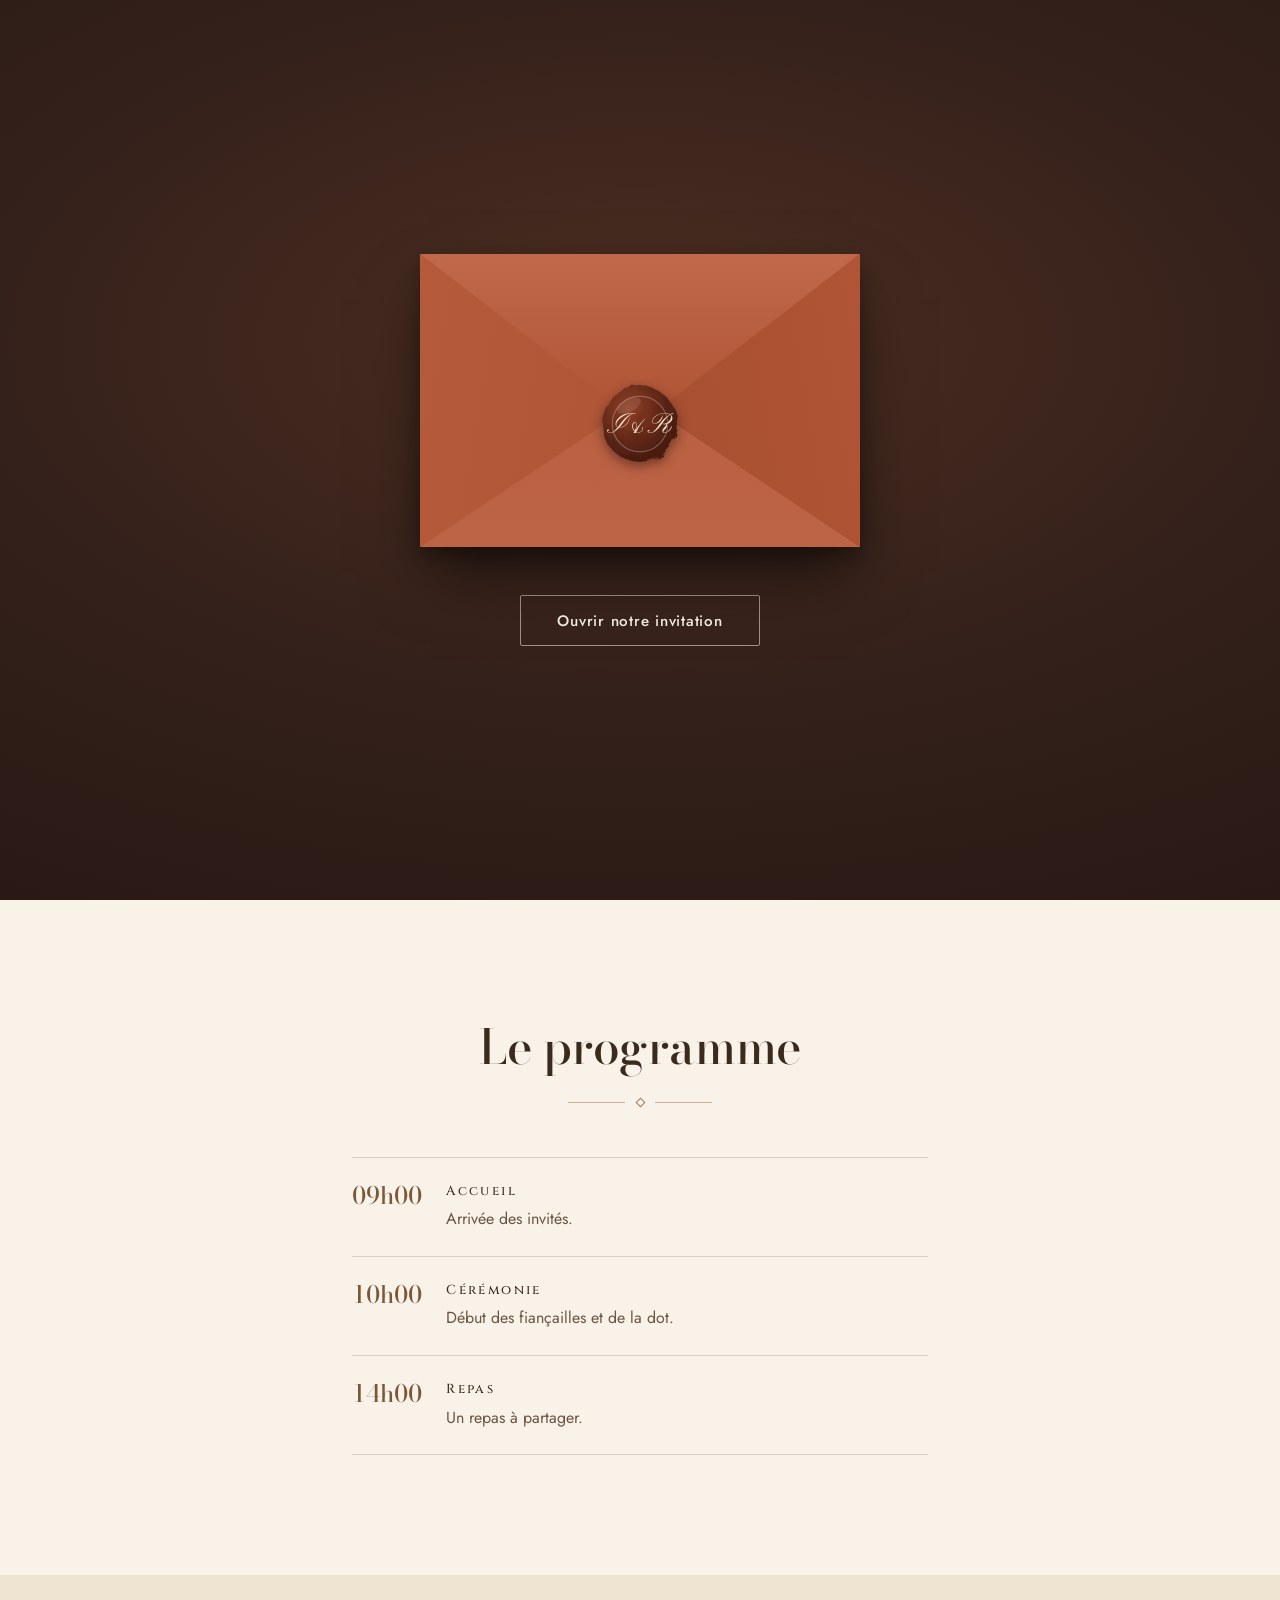
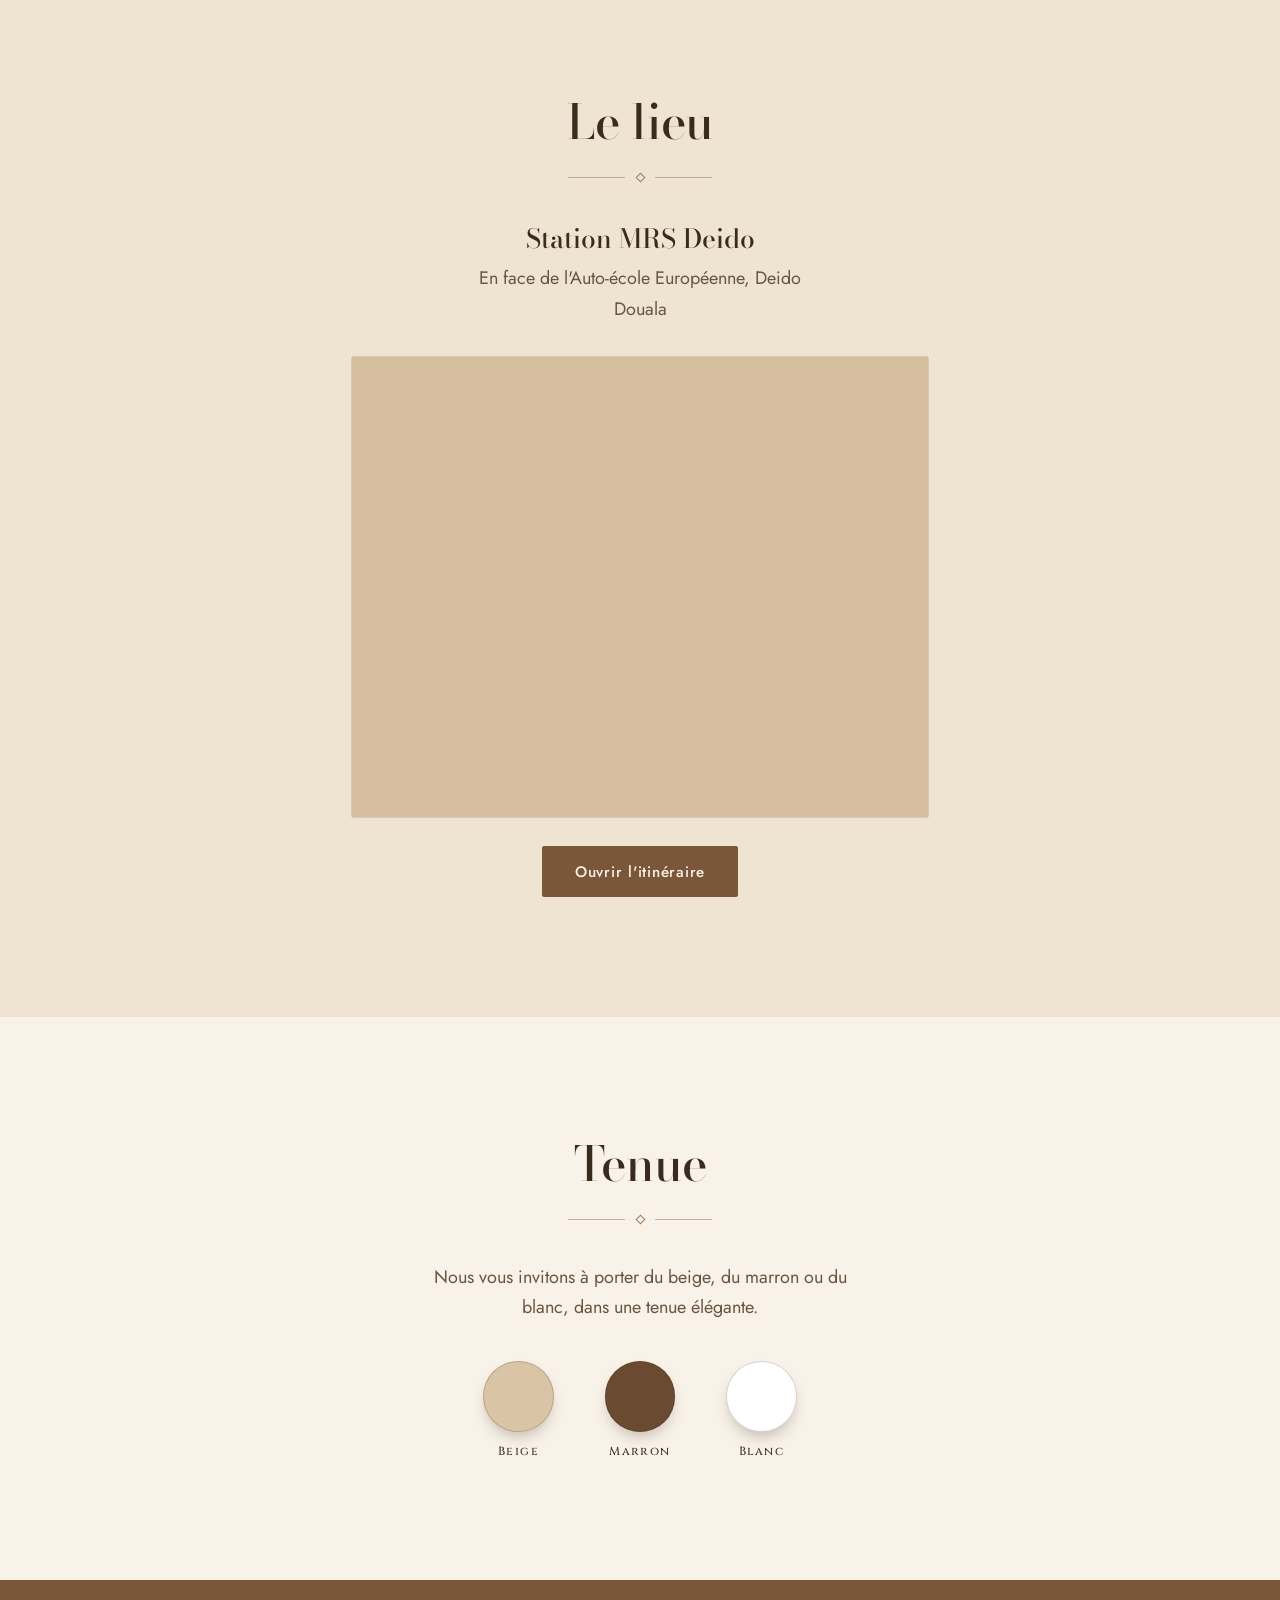
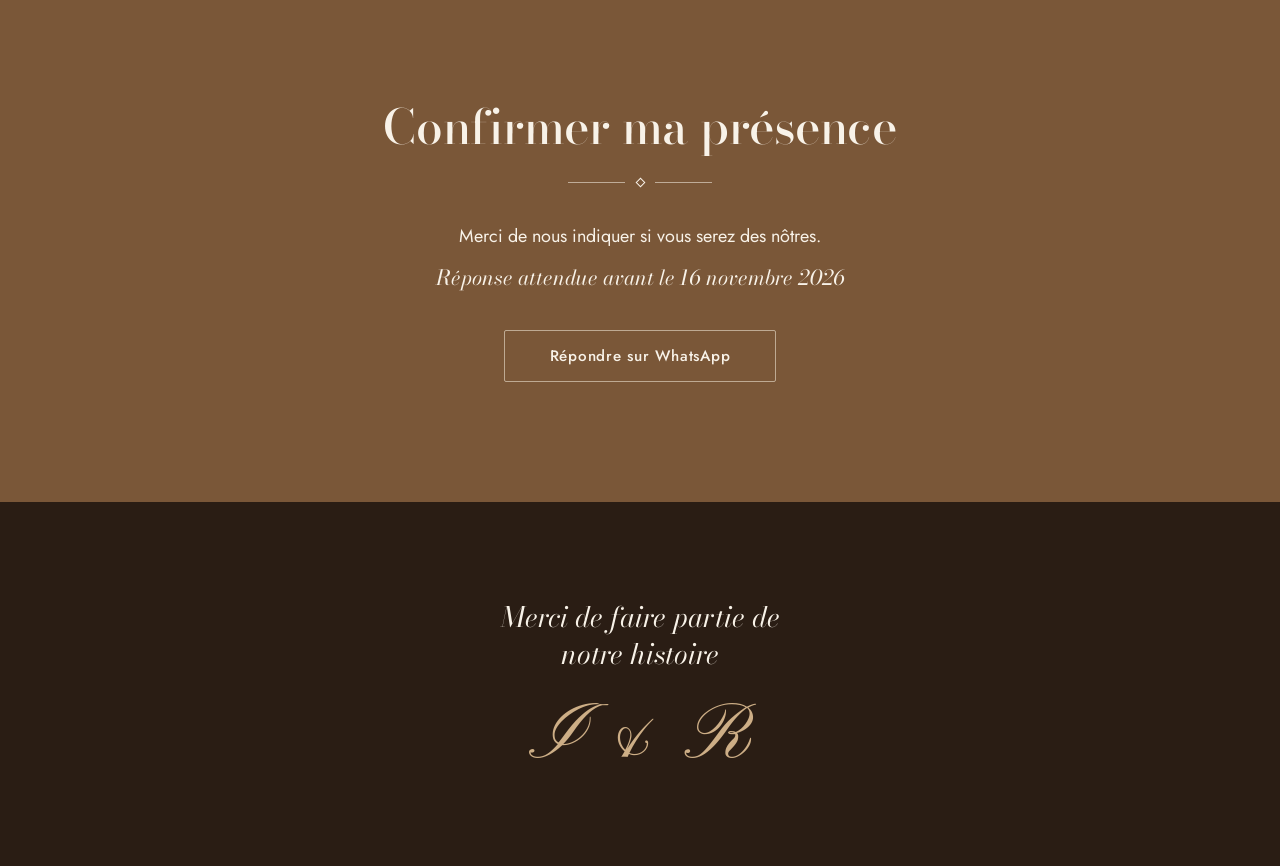
<file: index.html>
<!doctype html>
<html lang="fr">
<head>
  <meta charset="utf-8">
  <meta name="viewport" content="width=device-width, initial-scale=1, viewport-fit=cover">
  <title>Invitation d'Ingrid &amp; Rodrigue</title>
  <meta name="description" content="Vous êtes invités à nos fiançailles et à notre dot. Ouvrez l'enveloppe pour découvrir notre invitation.">
  <meta name="theme-color" content="#2A1D14">

  <!-- Aperçu quand le lien est partagé (WhatsApp, Messenger…).
       Après la mise en ligne, remplacez l'adresse de l'image par l'adresse complète,
       par exemple : https://votre-site.vercel.app/photos/hero.jpg -->
  <meta property="og:type" content="website">
  <meta property="og:title" content="Ingrid &amp; Rodrigue vous invitent">
  <meta property="og:description" content="Ouvrez l'enveloppe pour découvrir notre invitation.">
  <meta property="og:image" content="photos/hero.jpg">

  <link rel="preconnect" href="https://fonts.googleapis.com">
  <link rel="preconnect" href="https://fonts.gstatic.com" crossorigin>
  <link href="https://fonts.googleapis.com/css2?family=Bodoni+Moda:ital,opsz,wght@0,6..96,400..700;1,6..96,400..700&family=Cinzel:wght@400..600&family=Jost:wght@300..500&family=Pinyon+Script&display=swap" rel="stylesheet">
  <link rel="stylesheet" href="css/style.css">
  <script src="js/config.js"></script>
</head>
<body class="locked">

  <noscript>
    <style>.intro{display:none}body.locked{overflow:auto}</style>
    <p style="padding:2rem;font-family:sans-serif;color:#F6EEDF">Ce site d'invitation a besoin de JavaScript pour s'afficher.</p>
  </noscript>

  <!-- ===== L'enveloppe ===== -->
  <div class="intro" id="intro" role="dialog" aria-modal="true" aria-label="Invitation de mariage">
    <div class="intro-inner">
      <div class="env" id="env">
        <div class="env-back"></div>

        <div class="env-card">
          <p class="card-top" id="cardTop"></p>
          <p class="card-name" id="cardN1"></p>
          <p class="card-amp" aria-hidden="true">&amp;</p>
          <p class="card-name" id="cardN2"></p>
          <p class="card-date" id="cardDate"></p>
        </div>

        <div class="env-front env-left"></div>
        <div class="env-front env-right"></div>
        <div class="env-front env-bottom"></div>

        <div class="flap">
          <div class="flap-face flap-out"></div>
          <div class="flap-face flap-in"></div>
        </div>

        <div class="seal" aria-hidden="true">
          <svg viewBox="0 0 100 100">
            <defs>
              <radialGradient id="wax" cx="36%" cy="30%" r="80%">
                <stop offset="0" stop-color="#8F3F27"/>
                <stop offset=".55" stop-color="#5E2616"/>
                <stop offset="1" stop-color="#3E170D"/>
              </radialGradient>
              <filter id="rough" x="-10%" y="-10%" width="120%" height="120%">
                <feTurbulence type="fractalNoise" baseFrequency=".045" numOctaves="2" seed="4" result="n"/>
                <feDisplacementMap in="SourceGraphic" in2="n" scale="9"/>
              </filter>
            </defs>
            <circle cx="50" cy="50" r="41" fill="url(#wax)" filter="url(#rough)"/>
            <circle cx="50" cy="50" r="30" fill="none" stroke="rgba(246,238,223,.3)" stroke-width="1.2"/>
            <ellipse cx="38" cy="30" rx="14" ry="7" fill="rgba(255,255,255,.1)" transform="rotate(-28 38 30)"/>
            <text id="sealText" x="50" y="60" text-anchor="middle" font-size="31" fill="#F1DFC2"></text>
          </svg>
        </div>
      </div>

      <button class="btn btn--ghost open-btn" id="openBtn" type="button"></button>
    </div>
  </div>

  <!-- ===== Le site (construit depuis js/config.js) ===== -->
  <main id="site" inert></main>

  <script src="js/script.js" defer></script>
</body>
</html>
</file>
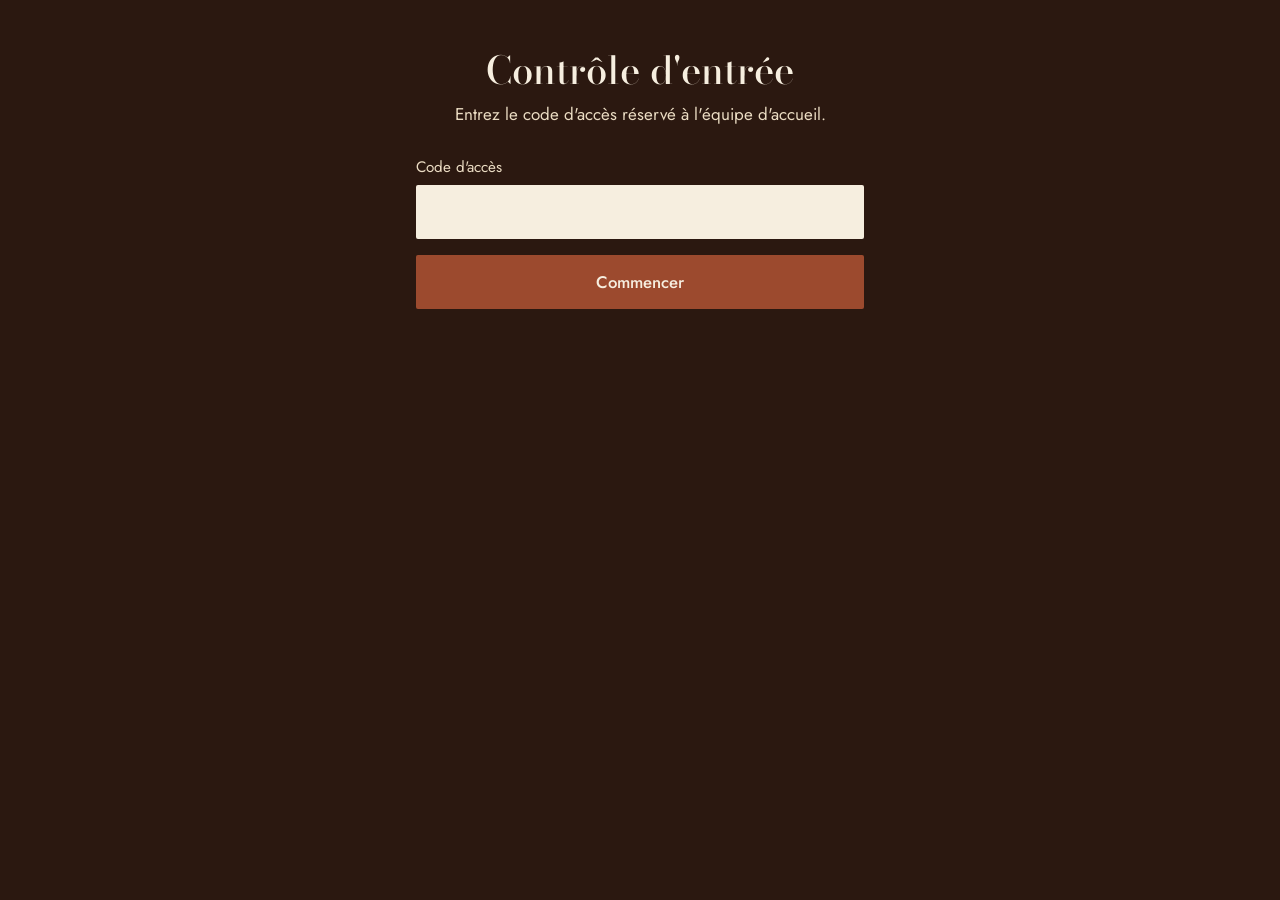
<file: scan.html>
<!doctype html>
<html lang="fr">
<head>
  <meta charset="utf-8">
  <meta name="viewport" content="width=device-width, initial-scale=1, viewport-fit=cover">
  <meta name="robots" content="noindex, nofollow">
  <meta name="theme-color" content="#2B1810">
  <title>Contrôle d'entrée</title>
  <link rel="preconnect" href="https://fonts.googleapis.com">
  <link rel="preconnect" href="https://fonts.gstatic.com" crossorigin>
  <link href="https://fonts.googleapis.com/css2?family=Bodoni+Moda:opsz,wght@6..96,500&family=Jost:wght@400;500&display=swap" rel="stylesheet">
  <link rel="stylesheet" href="css/scan.css">
  <script src="js/config.js"></script>
</head>
<body>
  <main class="app">

    <!-- Connexion -->
    <section id="login" class="panel">
      <h1>Contrôle d'entrée</h1>
      <p class="lead">Entrez le code d'accès réservé à l'équipe d'accueil.</p>
      <form id="loginForm" autocomplete="off">
        <label for="pin">Code d'accès</label>
        <input id="pin" type="password" autocomplete="off" autocapitalize="off" spellcheck="false" required>
        <button class="btn" type="submit">Commencer</button>
        <p id="loginErr" class="err" role="alert"></p>
      </form>
    </section>

    <!-- Scanner -->
    <section id="scanner" class="panel" hidden>
      <div class="bar">
        <p id="stat" class="stat">Arrivés : – / –</p>
        <button id="logout" class="link" type="button">Quitter</button>
      </div>
      <div id="reader" class="reader"></div>
      <p id="camErr" class="err" role="alert"></p>
      <button id="camBtn" class="btn btn--ghost" type="button" hidden>Activer la caméra</button>

      <form id="manual" class="manual" autocomplete="off">
        <label for="manualCode">Code saisi à la main</label>
        <div class="row">
          <input id="manualCode" type="text" autocapitalize="characters" autocomplete="off" spellcheck="false" maxlength="12">
          <button class="btn" type="submit">Valider</button>
        </div>
      </form>

      <form id="search" class="manual" autocomplete="off">
        <label for="searchQ">Invité sans téléphone ? Chercher par nom</label>
        <input id="searchQ" type="search" autocomplete="off" spellcheck="false" placeholder="Tapez au moins 2 lettres">
        <ul id="found" class="found" aria-live="polite"></ul>
      </form>
    </section>
  </main>

  <!-- Résultat (plein écran) -->
  <div id="result" class="result" hidden role="alert" aria-live="assertive">
    <div class="result-inner">
      <p id="resTitle" class="res-title"></p>
      <p id="resName" class="res-name"></p>
      <p id="resMeta" class="res-meta"></p>
      <p id="resNote" class="res-note"></p>
      <button id="resNext" class="btn btn--light" type="button">Scanner le suivant</button>
    </div>
  </div>

  <script src="js/vendor/html5-qrcode.min.js"></script>
  <script src="js/scan.js"></script>
</body>
</html>
</file>
<file: css/style.css>
/* ==========================================================================
   Invitation de mariage — crème, terracotta, brun profond
   Pensé d'abord pour le téléphone.
   ========================================================================== */

:root {
  --creme: #F8F2E8;
  --creme-2: #EFE4D2;
  --sable: #D6BF9F;
  --terra: #A07B58;          /* décors, traits */
  --terra-deep: #7A5738;     /* texte et fonds portant du texte (contraste AA) */
  --terra-light: #CDAE86;    /* sur fond brun */
  --brun: #3B2A1E;
  --brun-2: #2A1D14;
  --texte: #3B2A1E;
  --muted: #6A5442;

  --f-script: 'Pinyon Script', cursive;
  --f-display: 'Bodoni Moda', 'Didot', 'Bodoni 72', serif;
  --f-cap: 'Cinzel', 'Trajan Pro', serif;
  --f-body: 'Jost', system-ui, -apple-system, 'Segoe UI', sans-serif;

  --ease: cubic-bezier(.22, .7, .2, 1);
  --sec-y: clamp(4.5rem, 15vw, 7.5rem);
}

*, *::before, *::after { box-sizing: border-box; }
[hidden] { display: none !important; }

html { -webkit-text-size-adjust: 100%; }
html:has(body.locked) { overflow: hidden; }

body {
  margin: 0;
  background: var(--brun-2);
  color: var(--texte);
  font-family: var(--f-body);
  font-weight: 400;
  font-size: 1.0625rem;
  line-height: 1.7;
  -webkit-font-smoothing: antialiased;
  text-rendering: optimizeLegibility;
}
body.locked { overflow: hidden; overscroll-behavior: none; height: 100%; }

h1, h2, h3, p, figure, ul, ol { margin: 0; padding: 0; }
ul, ol { list-style: none; }
img { display: block; max-width: 100%; }
address { font-style: normal; }
a { color: inherit; }

:focus-visible { outline: 2px solid var(--terra); outline-offset: 3px; }
.sec--dark :focus-visible, .sec--terra :focus-visible, .intro :focus-visible, .hero :focus-visible { outline-color: var(--creme); }

/* ---------- Composants ---------- */
.wrap { width: min(100% - 3rem, 34rem); margin-inline: auto; }
.wrap--wide { width: min(100% - 2.5rem, 40rem); margin-inline: auto; }

.cap {
  font-family: var(--f-cap);
  font-weight: 500;
  font-size: .82rem;
  letter-spacing: .18em;
  line-height: 1.5;
}

.h2 {
  font-family: var(--f-display);
  font-weight: 500;
  font-size: clamp(2rem, 8.6vw, 3rem);
  line-height: 1.14;
  letter-spacing: -.005em;
  text-align: center;
}
.h3 {
  font-family: var(--f-display);
  font-weight: 500;
  font-size: 1.45rem;
  line-height: 1.25;
}

.orn {
  display: flex; align-items: center; justify-content: center; gap: .7rem;
  width: 9rem; margin: 1.5rem auto 0; color: var(--terra);
}
.orn::before, .orn::after { content: ""; flex: 1; height: 1px; background: currentColor; opacity: .55; }
.orn i { width: 7px; height: 7px; border: 1px solid currentColor; transform: rotate(45deg); }

.btn {
  display: inline-flex; align-items: center; justify-content: center;
  min-height: 3.2rem; padding: .85rem 2rem;
  font: 500 .95rem/1.2 var(--f-body); letter-spacing: .05em; text-decoration: none; text-align: center;
  border: 1px solid transparent; border-radius: 2px; cursor: pointer;
  transition: background-color .5s var(--ease), color .5s var(--ease), border-color .5s var(--ease), transform .5s var(--ease), opacity .6s var(--ease);
  -webkit-tap-highlight-color: transparent;
}
.btn:active { transform: scale(.98); }
.btn--solid { background: var(--terra-deep); color: var(--creme); }
.btn--solid:hover { background: var(--brun); }
.btn--light { background: var(--creme); color: var(--brun); }
.btn--light:hover { background: #fff; }
.btn--ghost { background: transparent; color: var(--creme); border-color: rgba(246, 238, 223, .55); }
.btn--ghost:hover { background: rgba(246, 238, 223, .1); border-color: var(--creme); }

/* ---------- Sections ---------- */
.sec { position: relative; padding: var(--sec-y) 0; }
.sec--creme { background: var(--creme); }
.sec--creme2 { background: var(--creme-2); }
.sec--dark { background: var(--brun); color: var(--creme); }
.sec--dark .h2 { color: var(--creme); }
.sec--dark .orn { color: var(--terra-light); }
.sec--terra { background: var(--terra-deep); color: var(--creme); }
.sec--terra .orn { color: var(--creme); }

/* ==========================================================================
   L'ENVELOPPE
   ========================================================================== */
.intro {
  position: fixed; inset: 0; z-index: 100;
  display: grid; place-items: center;
  padding: 1.5rem 0 max(1.5rem, env(safe-area-inset-bottom));
  background: radial-gradient(120% 90% at 50% 38%, #4C2E21 0%, #33201a 45%, #231410 100%);
  opacity: 0; touch-action: none; overflow: hidden;
  transition: opacity .9s ease;
}
.intro.ready { opacity: 1; }
.intro.ready.leaving { opacity: 0; transition: opacity 1.1s ease; pointer-events: none; }

.intro-inner {
  display: flex; flex-direction: column; align-items: center; gap: 3rem;
  transition: transform 1.3s var(--ease);
}
.intro.leaving .intro-inner { transform: scale(1.1); }

.env {
  --ew: min(86vw, 440px);
  position: relative; width: var(--ew); aspect-ratio: 3 / 2;
  perspective: 1400px; cursor: pointer; -webkit-tap-highlight-color: transparent;
}
.env > * { position: absolute; }
.env-back {
  inset: 0; background: #7E3A24; border-radius: 3px;
  box-shadow: 0 34px 60px -10px rgba(0, 0, 0, .55), 0 10px 20px rgba(0, 0, 0, .3);
}

/* La carte */
.env-card {
  z-index: 2; left: 7%; right: 7%; top: 9%; height: 84%;
  display: flex; flex-direction: column; align-items: center; justify-content: center;
  text-align: center; color: var(--brun); background: #FBF5E9; border-radius: 2px;
  box-shadow: 0 2px 14px rgba(0, 0, 0, .22);
  transition: transform 1.25s var(--ease);
}
.env-card::before {
  content: ""; position: absolute; inset: 6px; border: 1px solid rgba(182, 90, 60, .4); pointer-events: none;
}
.card-top { font-family: var(--f-cap); font-weight: 500; font-size: clamp(.62rem, calc(var(--ew) * .032), .8rem); letter-spacing: .2em; color: var(--terra-deep); }
.card-name { font-family: var(--f-script); font-size: calc(var(--ew) * .1); line-height: 1.05; margin-top: .2em; }
.card-amp { font-family: var(--f-display); font-style: italic; font-size: calc(var(--ew) * .05); line-height: 1; color: var(--terra); }
.card-date { margin-top: .7em; font-family: var(--f-display); font-size: clamp(.72rem, calc(var(--ew) * .036), .9rem); color: var(--muted); }
.card-out .env-card { transform: translateY(-58%); }

/* L'avant (poche) */
.env-front { inset: 0; z-index: 3; }
.env-left   { background: linear-gradient(100deg, #B65A3C, #A9502F); clip-path: polygon(0 0, 51% 52%, 0 100%); }
.env-right  { background: linear-gradient(260deg, #B05535, #9F4A2E); clip-path: polygon(100% 0, 49% 52%, 100% 100%); }
.env-bottom { z-index: 4; background: linear-gradient(0deg, #BE6446, #B65A3C); clip-path: polygon(0 100%, 50% 50%, 100% 100%); }

/* Le rabat */
.flap {
  z-index: 5; left: 0; top: 0; width: 100%; height: 58%;
  transform-origin: 50% 0; transform-style: preserve-3d;
  transition: transform 1.1s var(--ease);
}
.flap-face {
  position: absolute; inset: 0;
  clip-path: polygon(0 0, 100% 0, 50% 100%);
  -webkit-backface-visibility: hidden; backface-visibility: hidden;
}
.flap-out { background: linear-gradient(180deg, #C2684B, #AE5434); }
.flap-in  { background: #8A4029; transform: rotateX(180deg); }
.flap-open .flap { transform: rotateX(180deg); }
.flap-behind .flap { z-index: 1; }

/* Le cachet de cire */
.seal {
  z-index: 6; left: 50%; top: 58%; width: calc(var(--ew) * .21); aspect-ratio: 1;
  transform: translate(-50%, -50%);
  filter: drop-shadow(0 4px 6px rgba(0, 0, 0, .42));
  transition: transform .6s var(--ease), opacity .5s ease;
}
.seal svg { display: block; width: 100%; height: 100%; overflow: visible; }
.seal text { font-family: var(--f-script); }
.intro.ready:not(.is-opening) .seal { animation: seal-pulse 3.6s ease-in-out infinite; }
@keyframes seal-pulse {
  0%, 100% { transform: translate(-50%, -50%) scale(1); }
  50%      { transform: translate(-50%, -50%) scale(1.06); }
}
.seal-off .seal { opacity: 0; transform: translate(-50%, -50%) scale(.7) rotate(-10deg); }

.open-btn { min-width: 15rem; }
.is-opening .open-btn { opacity: 0; pointer-events: none; }

/* ==========================================================================
   1. ACCUEIL
   ========================================================================== */
.hero {
  position: relative; isolation: isolate; overflow: hidden;
  min-height: 100vh; min-height: 100svh;
  display: flex; flex-direction: column; align-items: center; justify-content: center;
  padding: max(2.5rem, env(safe-area-inset-top)) 1.5rem max(3rem, env(safe-area-inset-bottom));
  text-align: center; color: var(--creme); background: var(--brun-2);
}
.hero-photo { position: absolute; inset: 0; z-index: -2; }
.hero-photo img { width: 100%; height: 100%; object-fit: cover; object-position: 50% 30%; transform: scale(1.1); }
body.opened .hero-photo img { animation: settle 18s var(--ease) forwards; }
@keyframes settle { to { transform: scale(1); } }
.hero::before {
  content: ""; position: absolute; inset: 0; z-index: -1;
  background: linear-gradient(180deg, rgba(43, 24, 16, .55) 0%, rgba(43, 24, 16, .26) 35%, rgba(43, 24, 16, .56) 66%, rgba(43, 24, 16, .9) 100%);
}

.hero .h-in {
  opacity: 0; transform: translate3d(0, 14px, 0); filter: blur(6px);
  transition: opacity 1.9s var(--ease) var(--d, 0ms), transform 1.9s var(--ease) var(--d, 0ms), filter 1.9s var(--ease) var(--d, 0ms);
}
body.opened .hero .h-in { opacity: 1; transform: none; filter: none; }

.hero-main { display: flex; flex-direction: column; align-items: center; width: 100%; max-width: 26rem; }
.hero .cap { color: #EBDCC3; }
.names {
  margin-top: 1.1rem;
  font-family: var(--f-script); font-weight: 400;
  font-size: clamp(3.7rem, 19.5vw, 7.5rem); line-height: .98;
  text-shadow: 0 2px 30px rgba(43, 24, 16, .5);
}
.names span { display: block; }
.names .amp { font-family: var(--f-display); font-style: italic; font-size: .36em; line-height: 1.1; margin: .12em 0 .08em; color: var(--terra-light); text-shadow: none; }
.hero-date { margin-top: 1.4rem; font-family: var(--f-display); font-size: clamp(1.25rem, 5.6vw, 1.6rem); line-height: 1.3; }
.hero-place { margin-top: .15rem; font-size: .98rem; color: #EBDCC3; }
.hero-phrase { margin-top: 1.4rem; max-width: 21rem; font-size: 1.04rem; line-height: 1.65; color: rgba(246, 238, 223, .95); }

.countdown {
  display: grid; grid-template-columns: repeat(4, 1fr);
  width: min(100%, 24rem); margin-top: 2.2rem; padding: .9rem 0;
  border-top: 1px solid rgba(246, 238, 223, .35); border-bottom: 1px solid rgba(246, 238, 223, .35);
}
.cd { position: relative; display: flex; flex-direction: column; align-items: center; }
.cd + .cd::before { content: ""; position: absolute; left: 0; top: 14%; bottom: 14%; width: 1px; background: rgba(246, 238, 223, .26); }
.cd b { font-family: var(--f-display); font-weight: 500; font-size: clamp(1.8rem, 8.6vw, 2.4rem); line-height: 1.15; font-variant-numeric: tabular-nums; }
.cd span { font-size: .8rem; letter-spacing: .06em; color: #EBDCC3; }
.countdown-done { display: none; width: min(100%, 24rem); margin-top: 2.2rem; padding: 1rem 0; border-top: 1px solid rgba(246, 238, 223, .35); border-bottom: 1px solid rgba(246, 238, 223, .35); font-family: var(--f-display); font-size: 1.5rem; }
.is-done .countdown { display: none; }
.is-done .countdown-done { display: block; }

.scroll-cue { position: absolute; left: 50%; bottom: max(1rem, env(safe-area-inset-bottom)); width: 1px; height: 2.2rem; background: rgba(246, 238, 223, .6); transform-origin: top; animation: cue 2.6s ease-in-out infinite; }
@keyframes cue { 0% { transform: scaleY(0); opacity: 0; } 40% { opacity: 1; } 100% { transform: scaleY(1); opacity: 0; } }

/* ==========================================================================
   Révélations au défilement
   ========================================================================== */
.reveal {
  opacity: 0; transform: translate3d(0, 22px, 0);
  transition: opacity 1.4s var(--ease) var(--d, 0ms), transform 1.4s var(--ease) var(--d, 0ms);
}
.reveal.in { opacity: 1; transform: none; }

.words .w { display: inline-block; overflow: hidden; vertical-align: top; padding: .1em 0 .14em; margin: -.1em 0 -.14em; }
.words .wi { display: inline-block; transform: translateY(115%); transition: transform 1.3s var(--ease) calc(var(--i, 0) * 120ms); }
.words.in .wi { transform: none; }

/* ==========================================================================
   2. NOTRE HISTOIRE
   ========================================================================== */
.tl { position: relative; margin-top: 3.2rem; padding-left: 2.4rem; }
.tl-line { position: absolute; left: .55rem; top: 0; width: 1px; height: 0; background: rgba(58, 34, 24, .18); }
.tl-fill { position: absolute; inset: 0; background: var(--terra); transform-origin: top; transform: scaleY(0); }
.tl-item { position: relative; padding-bottom: 3rem; opacity: .3; transition: opacity 1.2s var(--ease); }
.tl-item:last-child { padding-bottom: 0; }
.tl-item.on { opacity: 1; }
.tl-dot {
  position: absolute; left: calc(-1.85rem - 5.5px); top: .42rem; width: 11px; height: 11px;
  border: 1px solid var(--terra); border-radius: 50%; background: var(--creme);
  transition: background-color .8s var(--ease), box-shadow .8s var(--ease);
}
.tl-item.on .tl-dot { background: var(--terra); box-shadow: 0 0 0 5px rgba(182, 90, 60, .16); }
.tl-item .cap { color: var(--terra-deep); }
.tl-item .h3 { margin-top: .25rem; }
.tl-text { margin-top: .6rem; color: var(--muted); max-width: 28rem; }

/* ==========================================================================
   3. GALERIE
   ========================================================================== */
.gal { display: flex; flex-direction: column; gap: clamp(1.8rem, 8vw, 3.2rem); margin-top: 3.2rem; }
.ph-wrap { width: 78%; }
.ph-wrap:nth-child(even) { align-self: flex-end; width: 70%; }
.ph-wrap:nth-child(3n) { align-self: center; width: 92%; }
.ph { position: relative; overflow: hidden; aspect-ratio: 4 / 5; background: var(--brun-2); box-shadow: 0 22px 44px -12px rgba(0, 0, 0, .55); will-change: transform; }
.ph-wrap:nth-child(even) .ph { aspect-ratio: 1 / 1; }
.ph-wrap:nth-child(3n) .ph { aspect-ratio: 4 / 3; }
.ph img { position: absolute; left: 0; top: -12%; width: 100%; height: 124%; object-fit: cover; will-change: transform; }

/* ==========================================================================
   4. LE PROGRAMME
   ========================================================================== */
.prog { margin-top: 3.2rem; border-bottom: 1px solid rgba(58, 34, 24, .16); }
.prog li { display: grid; grid-template-columns: 4.7rem 1fr; column-gap: 1.2rem; padding: 1.5rem 0; border-top: 1px solid rgba(58, 34, 24, .16); }
.prog time { font-family: var(--f-display); font-weight: 500; font-size: 1.5rem; line-height: 1.2; color: var(--terra-deep); font-variant-numeric: tabular-nums; }
.prog .cap { color: var(--brun); }
.prog p { margin-top: .3rem; color: var(--muted); font-size: 1rem; line-height: 1.6; }

/* ==========================================================================
   5. LE LIEU
   ========================================================================== */
.lieu { margin-top: 2.6rem; text-align: center; }
.salle { font-family: var(--f-display); font-weight: 500; font-size: 1.65rem; line-height: 1.25; }
.lieu address { margin-top: .5rem; color: var(--muted); }
.map { margin-top: 2rem; aspect-ratio: 4 / 3.2; background: var(--sable); overflow: hidden; border-radius: 2px; box-shadow: 0 0 0 1px rgba(58, 34, 24, .14); }
.map iframe { display: block; width: 100%; height: 100%; border: 0; filter: sepia(.28) saturate(.9) contrast(.98); }
.lieu-cta { margin-top: 1.8rem; text-align: center; }

/* ==========================================================================
   6. TENUE
   ========================================================================== */
.tenue-text { margin: 2.4rem auto 0; max-width: 26rem; text-align: center; color: var(--muted); }
.swatches { display: flex; justify-content: center; gap: clamp(1.2rem, 6vw, 2rem); margin-top: 2.4rem; }
.swatches li { display: flex; flex-direction: column; align-items: center; gap: .7rem; width: 5.6rem; }
.sw { width: 4.4rem; height: 4.4rem; border-radius: 50%; box-shadow: inset 0 0 0 1px rgba(58, 34, 24, .2), 0 8px 16px -6px rgba(58, 34, 24, .35); }
.swatches .cap { font-size: .74rem; letter-spacing: .12em; text-align: center; }

/* ==========================================================================
   7. CONFIRMER MA PRÉSENCE
   ========================================================================== */
.rsvp-text { margin: 2.2rem auto 0; max-width: 24rem; text-align: center; }
.rsvp-date { margin-top: .5rem; text-align: center; font-family: var(--f-display); font-style: italic; font-size: 1.3rem; }
.rsvp-cta { display: flex; flex-direction: column; align-items: center; gap: .9rem; margin-top: 2.2rem; }
.rsvp-cta .btn { min-width: 17rem; }

/* ==========================================================================
   8. PIED DE PAGE
   ========================================================================== */
.foot { padding: clamp(4rem, 13vw, 6rem) 0 max(3rem, env(safe-area-inset-bottom)); background: var(--brun-2); color: var(--creme); text-align: center; }
.foot-merci { font-family: var(--f-display); font-style: italic; font-weight: 400; font-size: clamp(1.35rem, 6vw, 1.75rem); line-height: 1.35; max-width: 20rem; margin-inline: auto; }
.foot-ini { margin-top: 1.6rem; font-family: var(--f-script); font-size: clamp(3.4rem, 17vw, 5rem); line-height: 1; color: var(--terra-light); }
.foot-tag { margin-top: 1.2rem; color: #EBDCC3; letter-spacing: .2em; }

/* ==========================================================================
   Grands écrans
   ========================================================================== */
@media (min-width: 760px) {
  body { font-size: 1.125rem; }
  .wrap { width: min(100% - 4rem, 36rem); }
  .wrap--wide { width: min(100% - 4rem, 44rem); }
  .env { --ew: 440px; }
}

/* ==========================================================================
   Mouvement réduit : aucune animation
   ========================================================================== */
@media (prefers-reduced-motion: reduce) {
  *, *::before, *::after { animation: none !important; transition: none !important; }
  .reveal, .hero .h-in { opacity: 1 !important; transform: none !important; filter: none !important; }
  .words .wi { transform: none !important; }
  .hero-photo img { transform: none !important; }
  .tl-item { opacity: 1 !important; }
  .scroll-cue { display: none; }
}

/* ==========================================================================
   VOTRE INVITATION (QR code personnel)
   ========================================================================== */
.inv { margin-top: 2.4rem; text-align: center; }
.inv-load { color: var(--muted); }
.inv-name { font-family: var(--f-display); font-weight: 500; font-size: clamp(1.6rem, 7vw, 2.1rem); line-height: 1.2; }
.inv-meta { margin-top: .3rem; color: var(--muted); }
.qr-card {
  display: inline-block; margin-top: 1.8rem; padding: .9rem;
  background: #fff; border-radius: 2px;
  box-shadow: 0 0 0 1px rgba(58, 34, 24, .14), 0 18px 36px -14px rgba(58, 34, 24, .4);
}
.qr-cv { display: block; width: min(68vw, 16rem); height: auto; }
.inv-code { margin-top: 1rem; font-family: var(--f-cap); font-weight: 500; font-size: .95rem; letter-spacing: .22em; color: var(--terra-deep); }
.inv-help { margin: 1.2rem auto 0; max-width: 24rem; color: var(--muted); font-size: 1rem; line-height: 1.6; }
.inv .btn { margin-top: 1.6rem; }
</file>
<file: css/scan.css>
/* Page de contrôle d'entrée — simple, lisible, pour le téléphone de l'accueil */
:root {
  --creme: #F6EEDF; --terra: #9C4A2E; --brun: #3A2218; --brun-2: #2B1810;
  --ok: #2F7A4B; --warn: #B5701B; --bad: #A8352A;
  --f-display: 'Bodoni Moda', 'Didot', serif;
  --f-body: 'Jost', system-ui, -apple-system, 'Segoe UI', sans-serif;
}
*, *::before, *::after { box-sizing: border-box; }
[hidden] { display: none !important; }
html, body { margin: 0; min-height: 100%; }
body { background: var(--brun-2); color: var(--creme); font-family: var(--f-body); font-size: 1.0625rem; line-height: 1.5; -webkit-font-smoothing: antialiased; }
.app { width: min(100% - 2rem, 28rem); margin: 0 auto; padding: max(1.5rem, env(safe-area-inset-top)) 0 max(2rem, env(safe-area-inset-bottom)); }
h1 { font: 500 clamp(1.9rem, 8vw, 2.4rem)/1.15 var(--f-display); margin: 1.5rem 0 .6rem; text-align: center; }
.lead { text-align: center; color: #EBDCC3; margin: 0 0 1.8rem; }

label { display: block; margin-bottom: .4rem; font-size: .95rem; color: #EBDCC3; }
input { width: 100%; min-height: 3.2rem; padding: .7rem 1rem; font: 500 1.15rem var(--f-body); color: var(--brun-2); background: var(--creme); border: 2px solid transparent; border-radius: 2px; }
input:focus-visible, .btn:focus-visible, .link:focus-visible { outline: 3px solid #fff; outline-offset: 2px; }
.btn { display: inline-flex; align-items: center; justify-content: center; width: 100%; min-height: 3.4rem; margin-top: 1rem; padding: .8rem 1.2rem; font: 500 1.05rem var(--f-body); color: var(--creme); background: var(--terra); border: 1px solid transparent; border-radius: 2px; cursor: pointer; }
.btn:active { transform: scale(.98); }
.btn--ghost { background: transparent; border-color: rgba(246, 238, 223, .55); }
.btn--light { background: var(--creme); color: var(--brun-2); }
.err { min-height: 1.4rem; margin: .8rem 0 0; color: #FFB4A8; text-align: center; }
.link { background: none; border: 0; padding: .5rem; color: #EBDCC3; font: inherit; text-decoration: underline; cursor: pointer; }

.bar { display: flex; align-items: center; justify-content: space-between; gap: 1rem; margin-bottom: 1rem; }
.stat { margin: 0; font: 500 1.15rem var(--f-display); }
.reader { overflow: hidden; background: #000; border-radius: 2px; min-height: 12rem; }
.reader video { width: 100% !important; display: block; }
.manual { margin-top: 1.6rem; padding-top: 1.4rem; border-top: 1px solid rgba(246, 238, 223, .25); }
.manual .row { display: flex; gap: .6rem; }
.manual .row input { text-transform: uppercase; letter-spacing: .12em; }
.manual .btn { width: auto; margin-top: 0; min-height: 3.2rem; }

/* Résultats de la recherche par nom */
.found { list-style: none; margin: .8rem 0 0; padding: 0; display: grid; gap: .5rem; }
.found-item { display: block; width: 100%; padding: .8rem 1rem; text-align: left; color: var(--brun-2); background: var(--creme); border: 0; border-left: 6px solid var(--ok); border-radius: 2px; font: inherit; cursor: pointer; }
.found-item.is-in { border-left-color: var(--warn); }
.found-name { display: block; font-weight: 500; font-size: 1.1rem; overflow-wrap: anywhere; }
.found-meta { display: block; font-size: .95rem; color: #5b4538; }
.found-empty { color: #EBDCC3; padding: .4rem 0; }

/* Résultat plein écran */
.result { position: fixed; inset: 0; z-index: 10; display: grid; place-items: center; padding: 2rem 1.5rem; text-align: center; color: #fff; background: var(--ok); }
.result.is-warn { background: var(--warn); }
.result.is-bad { background: var(--bad); }
.result-inner { width: min(100%, 26rem); }
.res-title { margin: 0; font: 500 clamp(1.9rem, 9vw, 2.6rem)/1.15 var(--f-display); }
.res-name { margin: 1.6rem 0 0; font: 500 clamp(1.6rem, 7vw, 2.1rem)/1.25 var(--f-body); overflow-wrap: anywhere; }
.res-meta { margin: .6rem 0 0; font-size: 1.35rem; }
.res-note { margin: .8rem 0 0; font-size: 1.05rem; opacity: .95; }
.result .btn { margin-top: 2.4rem; }

@media (prefers-reduced-motion: reduce) { * { transition: none !important; animation: none !important; } }
</file>
